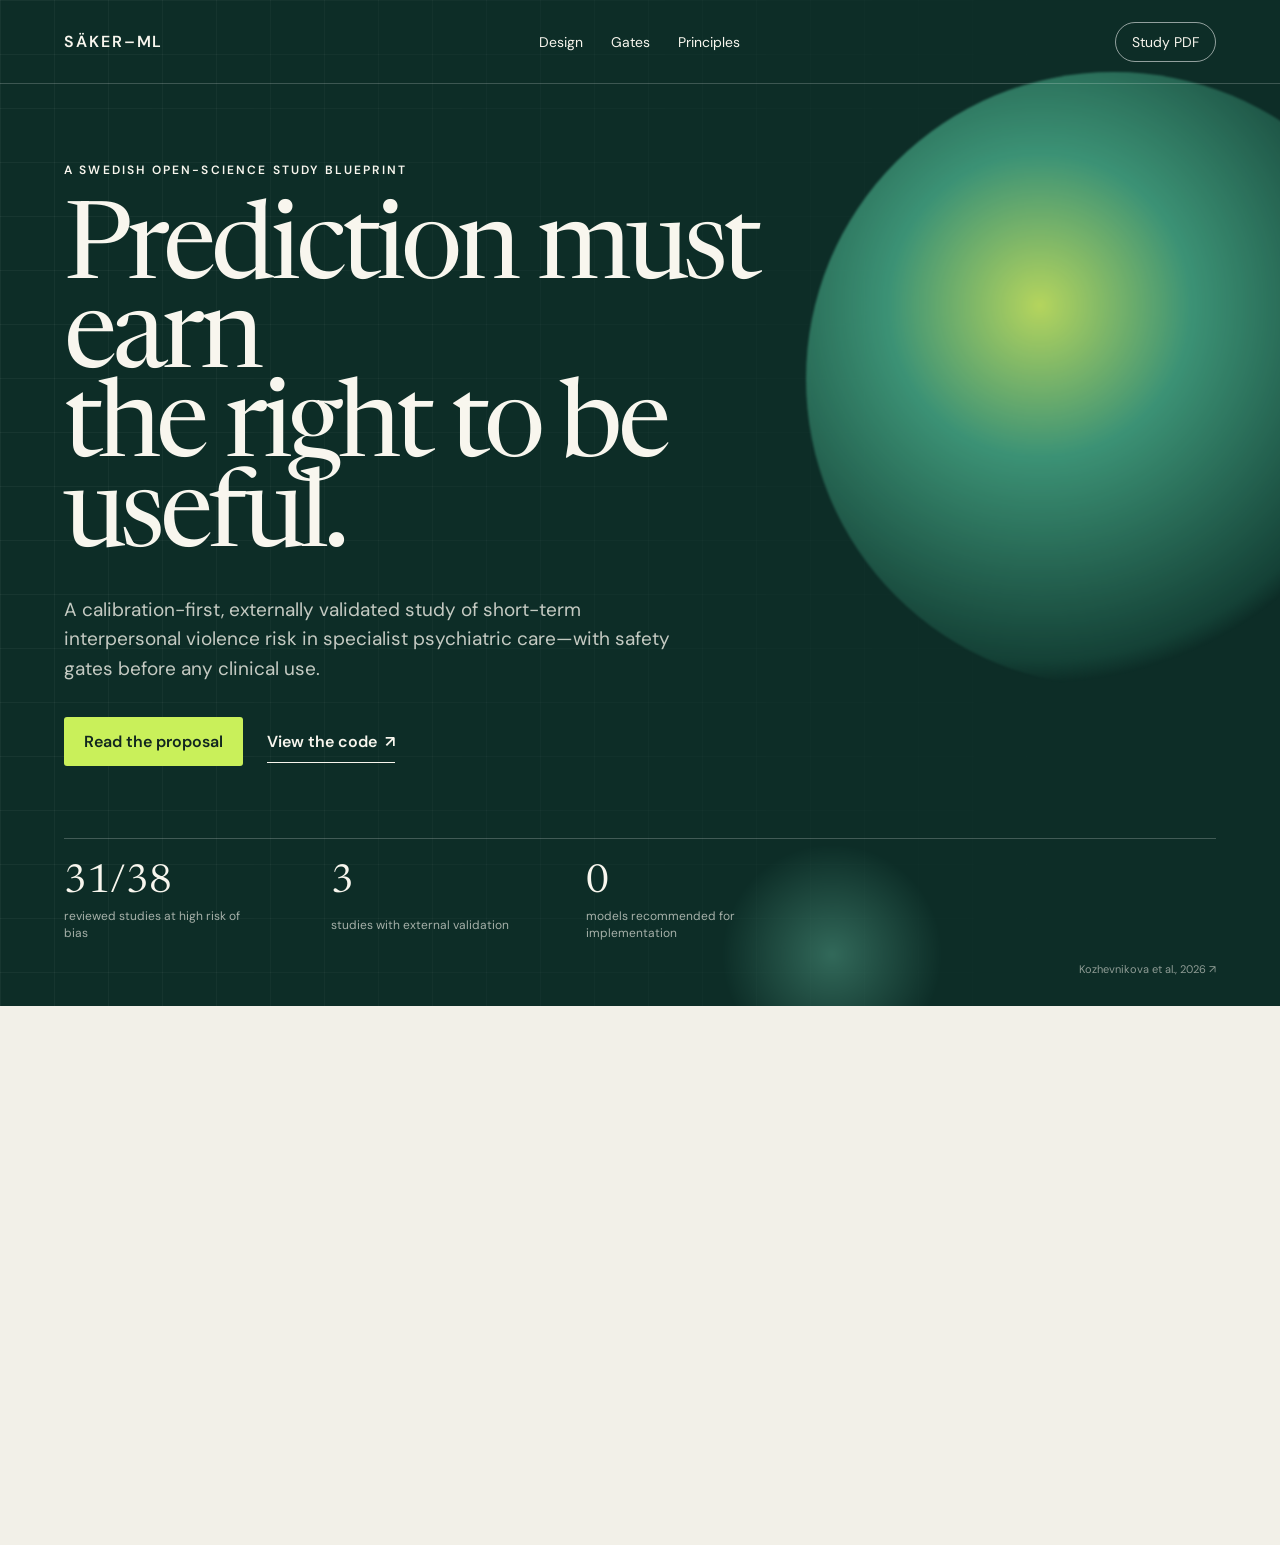
<file: index.html>
<!doctype html>
<html lang="en">
<head>
  <meta charset="utf-8">
  <meta name="viewport" content="width=device-width, initial-scale=1">
  <meta http-equiv="refresh" content="0; url=website/">
  <title>SÄKER-ML Sweden</title>
</head>
<body><p><a href="website/">Open the SÄKER-ML Sweden study site</a>.</p></body>
</html>
</file>
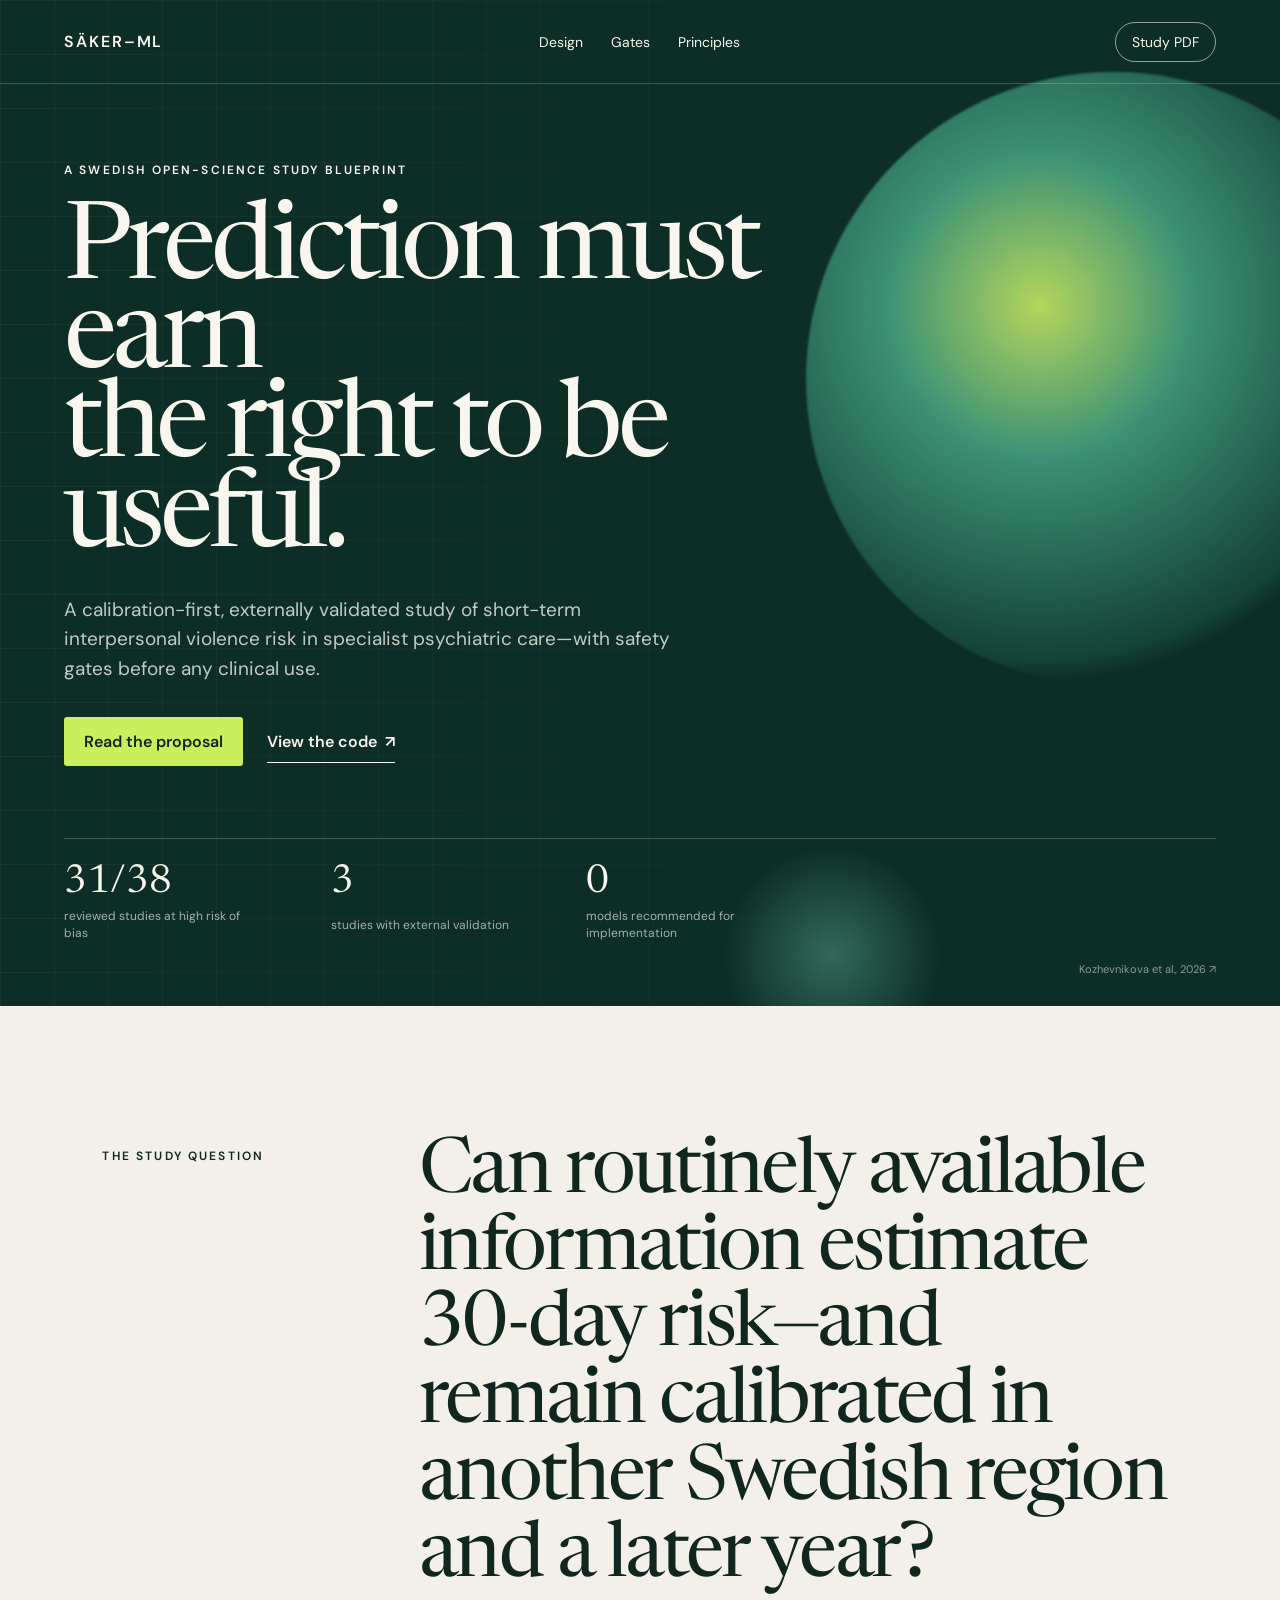
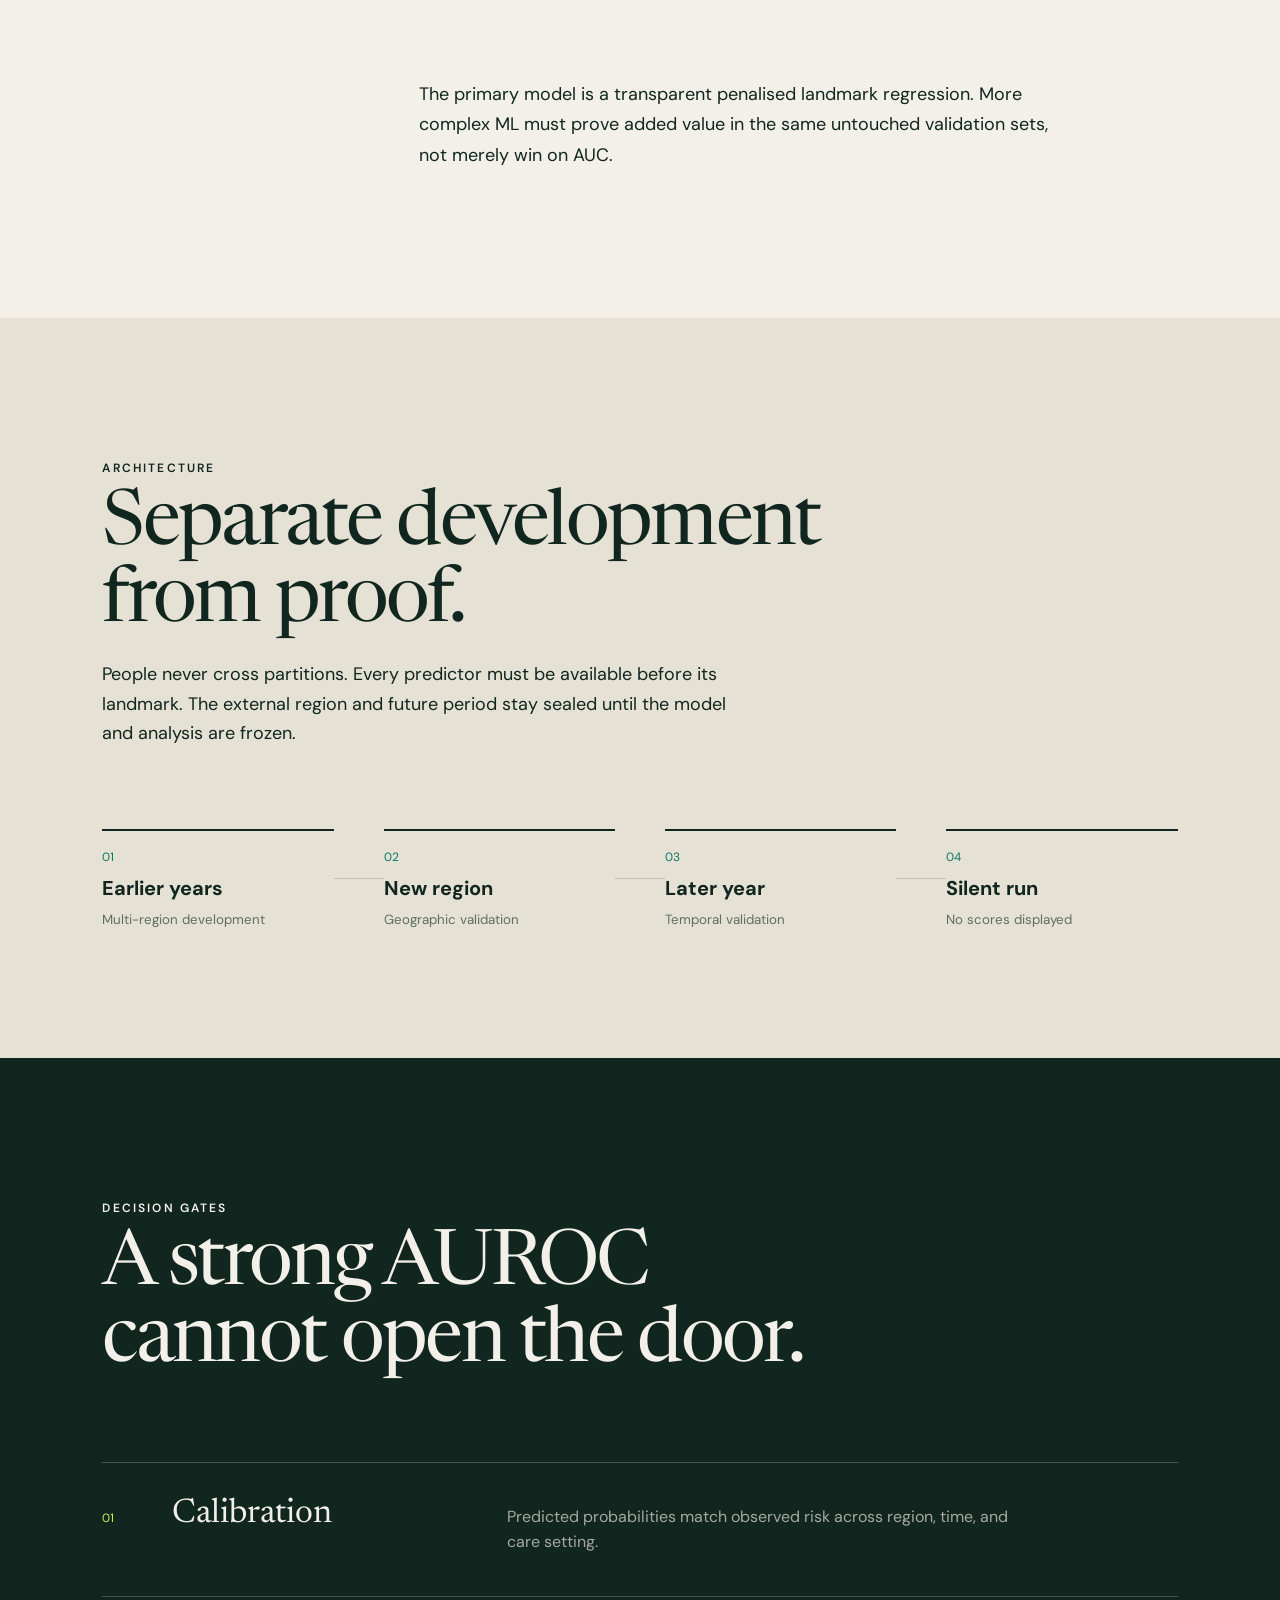
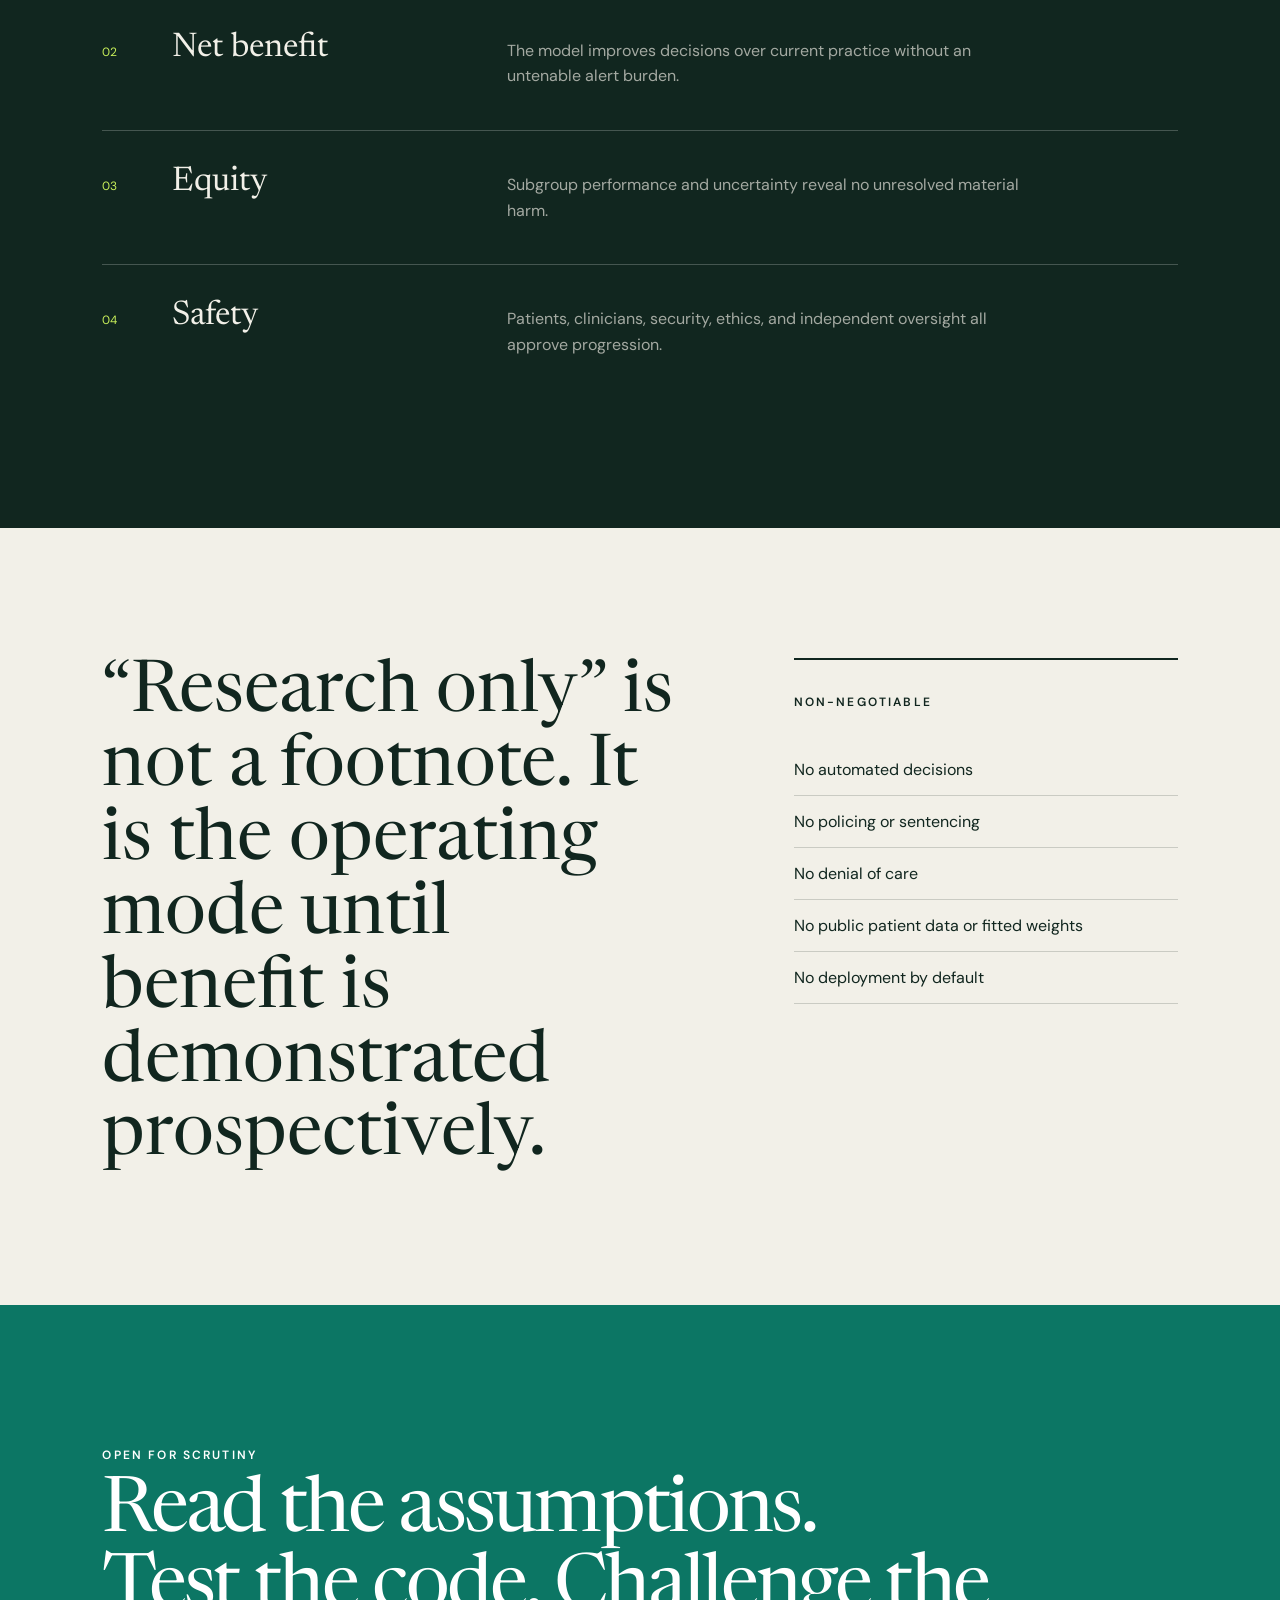
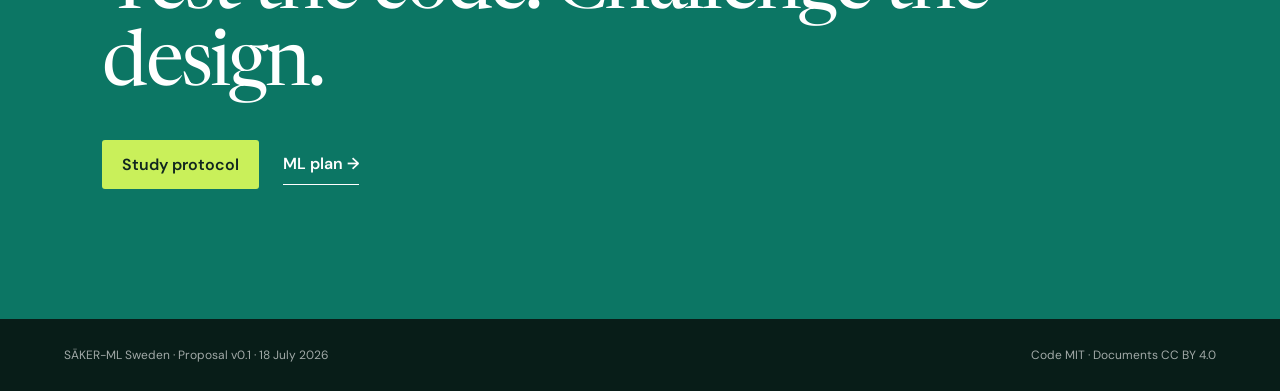
<file: website/index.html>
<!doctype html>
<html lang="en">
<head>
  <meta charset="utf-8">
  <meta name="viewport" content="width=device-width, initial-scale=1">
  <meta name="description" content="An open Swedish protocol for responsible external validation of violence prediction models.">
  <title>SÄKER-ML Sweden</title>
  <link rel="preconnect" href="https://fonts.googleapis.com">
  <link rel="preconnect" href="https://fonts.gstatic.com" crossorigin>
  <link href="https://fonts.googleapis.com/css2?family=DM+Sans:wght@400;500;600&family=Newsreader:opsz,wght@6..72,400;6..72,600&display=swap" rel="stylesheet">
  <link rel="stylesheet" href="styles.css">
</head>
<body>
  <header class="nav">
    <a class="brand" href="#top">SÄKER–ML</a>
    <nav aria-label="Primary"><a href="#design">Design</a><a href="#gates">Gates</a><a href="#principles">Principles</a></nav>
    <a class="nav-cta" href="../output/pdf/proposed-study.pdf">Study PDF</a>
  </header>

  <main id="top">
    <section class="hero">
      <div class="hero-grid" aria-hidden="true"></div>
      <div class="orb orb-a"></div><div class="orb orb-b"></div>
      <div class="hero-copy reveal visible">
        <p class="eyebrow">A Swedish open-science study blueprint</p>
        <h1>Prediction must earn<br>the right to be useful.</h1>
        <p class="lede">A calibration-first, externally validated study of short-term interpersonal violence risk in specialist psychiatric care—with safety gates before any clinical use.</p>
        <div class="actions"><a class="button primary" href="../output/pdf/proposed-study.pdf">Read the proposal</a><a class="button text" href="https://github.com/BirgerMoell/sweden-violence-risk-ml">View the code <span>↗</span></a></div>
      </div>
      <div class="finding reveal delay visible">
        <div><strong>31/38</strong><span>reviewed studies at high risk of bias</span></div>
        <div><strong>3</strong><span>studies with external validation</span></div>
        <div><strong>0</strong><span>models recommended for implementation</span></div>
      </div>
      <a class="source-note" href="https://doi.org/10.1016/j.jcrimjus.2026.102697">Kozhevnikova et al., 2026 ↗</a>
    </section>

    <section id="design" class="thesis section reveal">
      <p class="section-label">The study question</p>
      <h2>Can routinely available information estimate 30-day risk—and remain calibrated in another Swedish region and a later year?</h2>
      <p>The primary model is a transparent penalised landmark regression. More complex ML must prove added value in the same untouched validation sets, not merely win on AUC.</p>
    </section>

    <section class="architecture section">
      <div class="architecture-copy reveal"><p class="section-label">Architecture</p><h2>Separate development from proof.</h2><p>People never cross partitions. Every predictor must be available before its landmark. The external region and future period stay sealed until the model and analysis are frozen.</p></div>
      <div class="flow reveal">
        <div><span>01</span><strong>Earlier years</strong><small>Multi-region development</small></div>
        <i></i><div><span>02</span><strong>New region</strong><small>Geographic validation</small></div>
        <i></i><div><span>03</span><strong>Later year</strong><small>Temporal validation</small></div>
        <i></i><div><span>04</span><strong>Silent run</strong><small>No scores displayed</small></div>
      </div>
    </section>

    <section id="gates" class="gates section">
      <p class="section-label reveal">Decision gates</p>
      <h2 class="reveal">A strong AUROC cannot open the door.</h2>
      <div class="gate-list">
        <article class="reveal"><span>01</span><h3>Calibration</h3><p>Predicted probabilities match observed risk across region, time, and care setting.</p></article>
        <article class="reveal"><span>02</span><h3>Net benefit</h3><p>The model improves decisions over current practice without an untenable alert burden.</p></article>
        <article class="reveal"><span>03</span><h3>Equity</h3><p>Subgroup performance and uncertainty reveal no unresolved material harm.</p></article>
        <article class="reveal"><span>04</span><h3>Safety</h3><p>Patients, clinicians, security, ethics, and independent oversight all approve progression.</p></article>
      </div>
    </section>

    <section id="principles" class="principles section">
      <div class="quote reveal"><blockquote>“Research only” is not a footnote. It is the operating mode until benefit is demonstrated prospectively.</blockquote></div>
      <div class="rules reveal"><p class="section-label">Non-negotiable</p><ul><li>No automated decisions</li><li>No policing or sentencing</li><li>No denial of care</li><li>No public patient data or fitted weights</li><li>No deployment by default</li></ul></div>
    </section>

    <section class="cta section reveal"><p class="section-label">Open for scrutiny</p><h2>Read the assumptions.<br>Test the code. Challenge the design.</h2><div class="actions"><a class="button primary" href="../docs/STUDY_PROTOCOL.md">Study protocol</a><a class="button text" href="../docs/ML_PLAN.md">ML plan →</a></div></section>
  </main>
  <footer><span>SÄKER-ML Sweden · Proposal v0.1 · 18 July 2026</span><span>Code MIT · Documents CC BY 4.0</span></footer>
  <script src="script.js"></script>
</body>
</html>
</file>
<file: website/styles.css>
:root{--ink:#11261f;--paper:#f2f0e8;--acid:#c9f05a;--teal:#0c7664;--line:rgba(17,38,31,.18)}*{box-sizing:border-box}html{scroll-behavior:smooth}body{margin:0;background:var(--paper);color:var(--ink);font-family:"DM Sans",sans-serif}a{color:inherit;text-decoration:none}.nav{position:absolute;z-index:10;top:0;left:0;right:0;height:84px;display:flex;align-items:center;justify-content:space-between;padding:0 5vw;color:#f8f6ee;border-bottom:1px solid rgba(255,255,255,.2)}.brand{font-weight:600;letter-spacing:.12em}.nav nav{display:flex;gap:28px;font-size:14px}.nav-cta{border:1px solid rgba(255,255,255,.55);padding:10px 16px;border-radius:999px;font-size:14px}.hero{min-height:100svh;position:relative;overflow:hidden;background:#0d2d27;color:#f8f6ee;padding:150px 5vw 64px;display:grid;align-content:center}.hero-grid{position:absolute;inset:0;background-image:linear-gradient(rgba(255,255,255,.045) 1px,transparent 1px),linear-gradient(90deg,rgba(255,255,255,.045) 1px,transparent 1px);background-size:54px 54px;mask-image:linear-gradient(to right,black,transparent 88%)}.orb{position:absolute;border-radius:50%;filter:blur(1px)}.orb-a{width:48vw;height:48vw;right:-11vw;top:8vh;background:radial-gradient(circle at 38% 38%,#dafa6a 0,#47a987 28%,#16463a 66%,transparent 70%);opacity:.82}.orb-b{width:18vw;height:18vw;right:26vw;bottom:-5vw;background:radial-gradient(circle,#77d8b8,transparent 68%);opacity:.35}.hero-copy{position:relative;max-width:850px}.eyebrow,.section-label{text-transform:uppercase;letter-spacing:.18em;font-size:12px;font-weight:600}.hero h1,.section h2,blockquote{font-family:"Newsreader",serif;font-weight:400}.hero h1{font-size:clamp(58px,8.4vw,126px);line-height:.83;letter-spacing:-.045em;margin:30px 0}.lede{max-width:610px;font-size:19px;line-height:1.55;color:rgba(248,246,238,.78)}.actions{display:flex;align-items:center;gap:24px;margin-top:34px}.button{display:inline-flex;align-items:center;gap:8px;font-weight:600}.button.primary{background:var(--acid);color:var(--ink);padding:14px 20px;border-radius:3px}.button.text{border-bottom:1px solid currentColor;padding:10px 0}.finding{position:relative;display:flex;gap:clamp(30px,6vw,90px);margin-top:72px;border-top:1px solid rgba(255,255,255,.22);padding-top:24px}.finding div{display:grid;gap:5px;max-width:190px}.finding strong{font-family:"Newsreader";font-size:40px;font-weight:400}.finding span{font-size:12px;line-height:1.4;color:rgba(248,246,238,.65)}.source-note{position:absolute;right:5vw;bottom:30px;font-size:11px;color:rgba(248,246,238,.55)}.section{padding:130px 8vw}.thesis{display:grid;grid-template-columns:1fr 3fr;gap:5vw}.thesis h2,.architecture h2,.gates>h2,.cta h2{font-size:clamp(44px,6vw,82px);line-height:1;letter-spacing:-.035em;margin:0}.thesis>p:last-child{grid-column:2;max-width:640px;font-size:18px;line-height:1.7}.architecture{background:#e5e1d4}.architecture-copy{max-width:760px}.architecture-copy>p:last-child{font-size:18px;line-height:1.65;max-width:650px}.flow{display:grid;grid-template-columns:1fr 50px 1fr 50px 1fr 50px 1fr;align-items:center;margin-top:80px}.flow div{border-top:2px solid var(--ink);padding-top:18px;display:grid;gap:10px}.flow span{font-size:12px;color:var(--teal)}.flow strong{font-size:20px}.flow small{color:rgba(17,38,31,.62)}.flow i{height:1px;background:var(--line)}.gates{background:var(--ink);color:var(--paper)}.gates>h2{max-width:780px}.gate-list{margin-top:80px}.gate-list article{display:grid;grid-template-columns:70px 1fr 2fr;align-items:baseline;border-top:1px solid rgba(255,255,255,.22);padding:25px 0}.gate-list span{color:var(--acid);font-size:12px}.gate-list h3{font-family:"Newsreader";font-size:34px;font-weight:400;margin:0}.gate-list p{color:rgba(242,240,232,.65);max-width:520px;line-height:1.6}.principles{display:grid;grid-template-columns:1.5fr 1fr;gap:9vw;align-items:start}.quote blockquote{font-size:clamp(44px,5.6vw,76px);line-height:1.03;margin:0}.rules{border-top:2px solid var(--ink);padding-top:22px}.rules ul{list-style:none;padding:0;margin:34px 0}.rules li{padding:15px 0;border-bottom:1px solid var(--line)}.cta{background:var(--teal);color:#fff}.cta h2{max-width:900px}footer{padding:28px 5vw;background:#081d18;color:rgba(255,255,255,.62);display:flex;justify-content:space-between;font-size:12px}.reveal{opacity:0;transform:translateY(24px);transition:opacity .8s ease,transform .8s ease}.reveal.visible{opacity:1;transform:none}.delay{transition-delay:.2s}@media(max-width:760px){.nav nav{display:none}.hero{padding-top:120px}.orb-a{width:95vw;height:95vw;right:-45vw}.hero h1{font-size:58px}.finding{gap:20px;overflow-x:auto}.finding div{min-width:130px}.thesis,.principles{grid-template-columns:1fr}.thesis>p:last-child{grid-column:1}.section{padding:88px 6vw}.flow{grid-template-columns:1fr}.flow i{height:34px;width:1px;margin-left:8px}.gate-list article{grid-template-columns:40px 1fr}.gate-list p{grid-column:2}.source-note{display:none}footer{gap:20px;flex-direction:column}}
@media(prefers-reduced-motion:reduce){html{scroll-behavior:auto}.reveal{opacity:1;transform:none;transition:none}}
</file>
